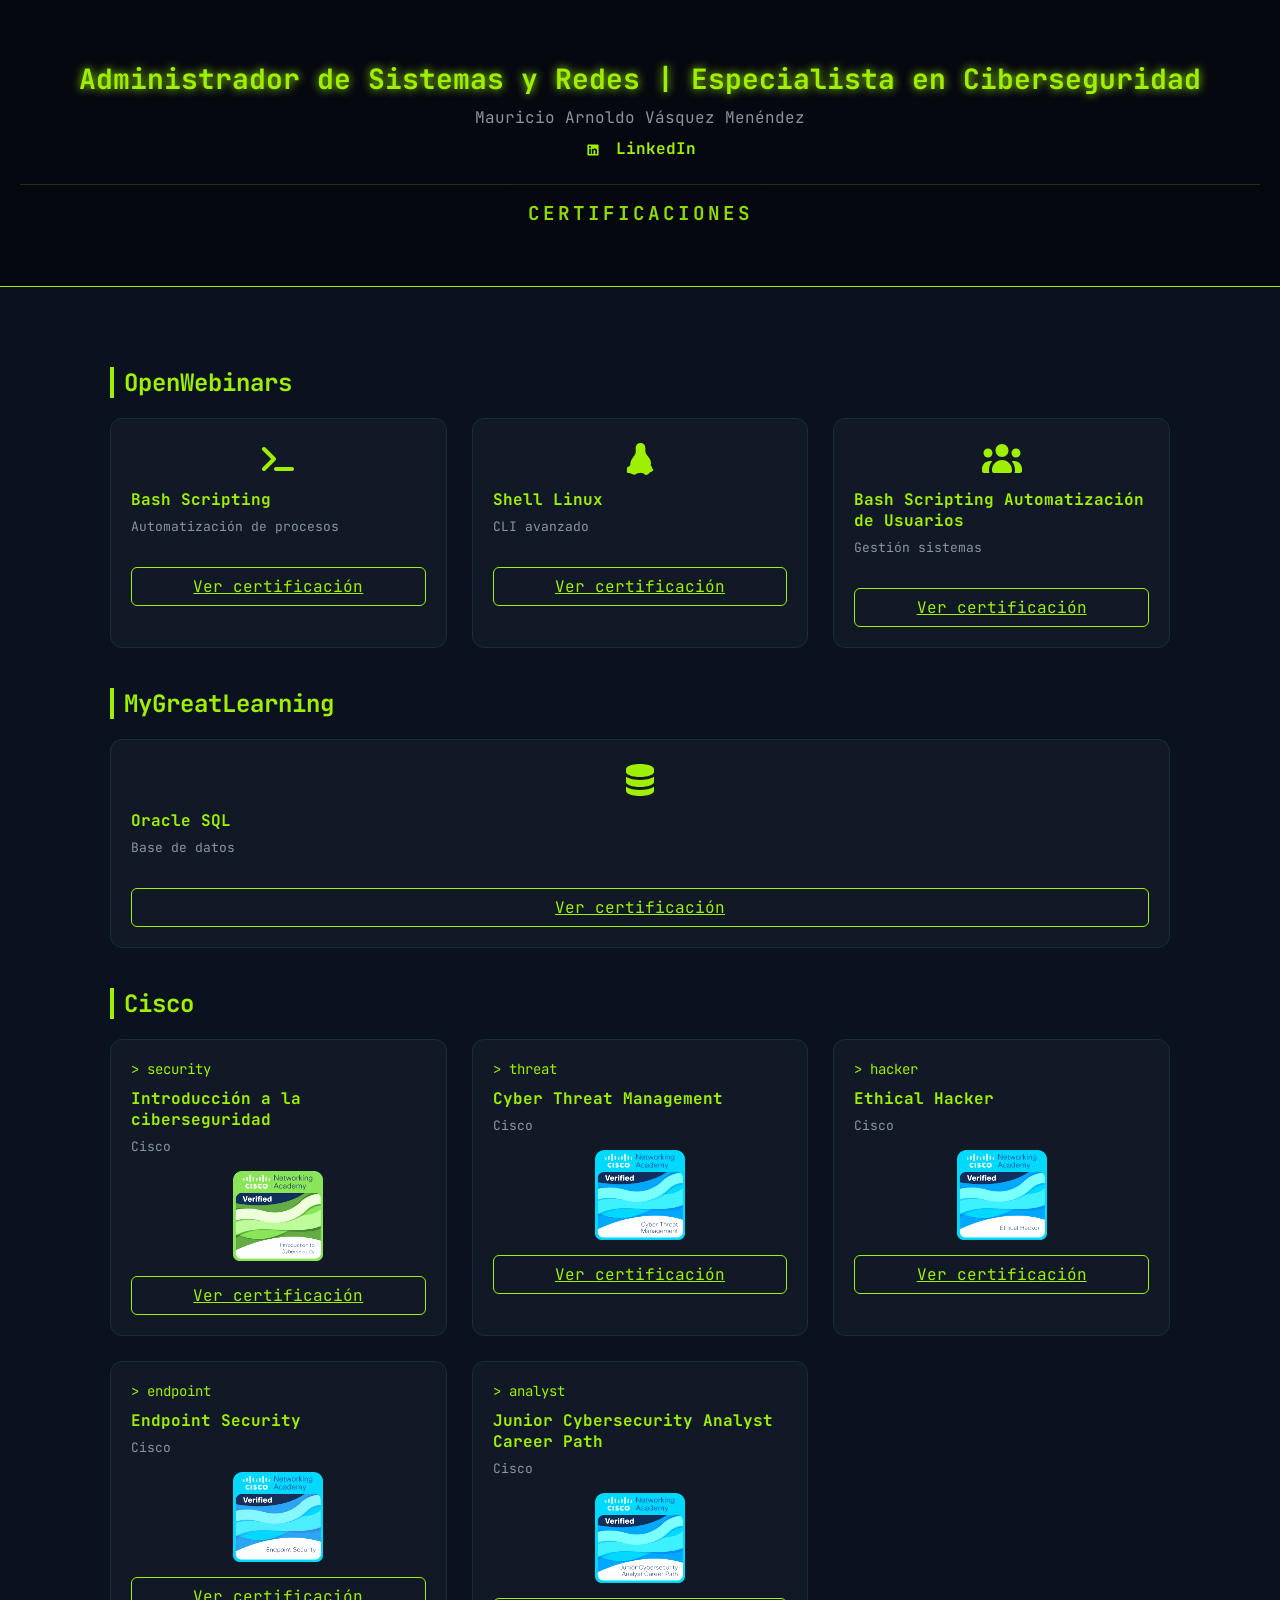
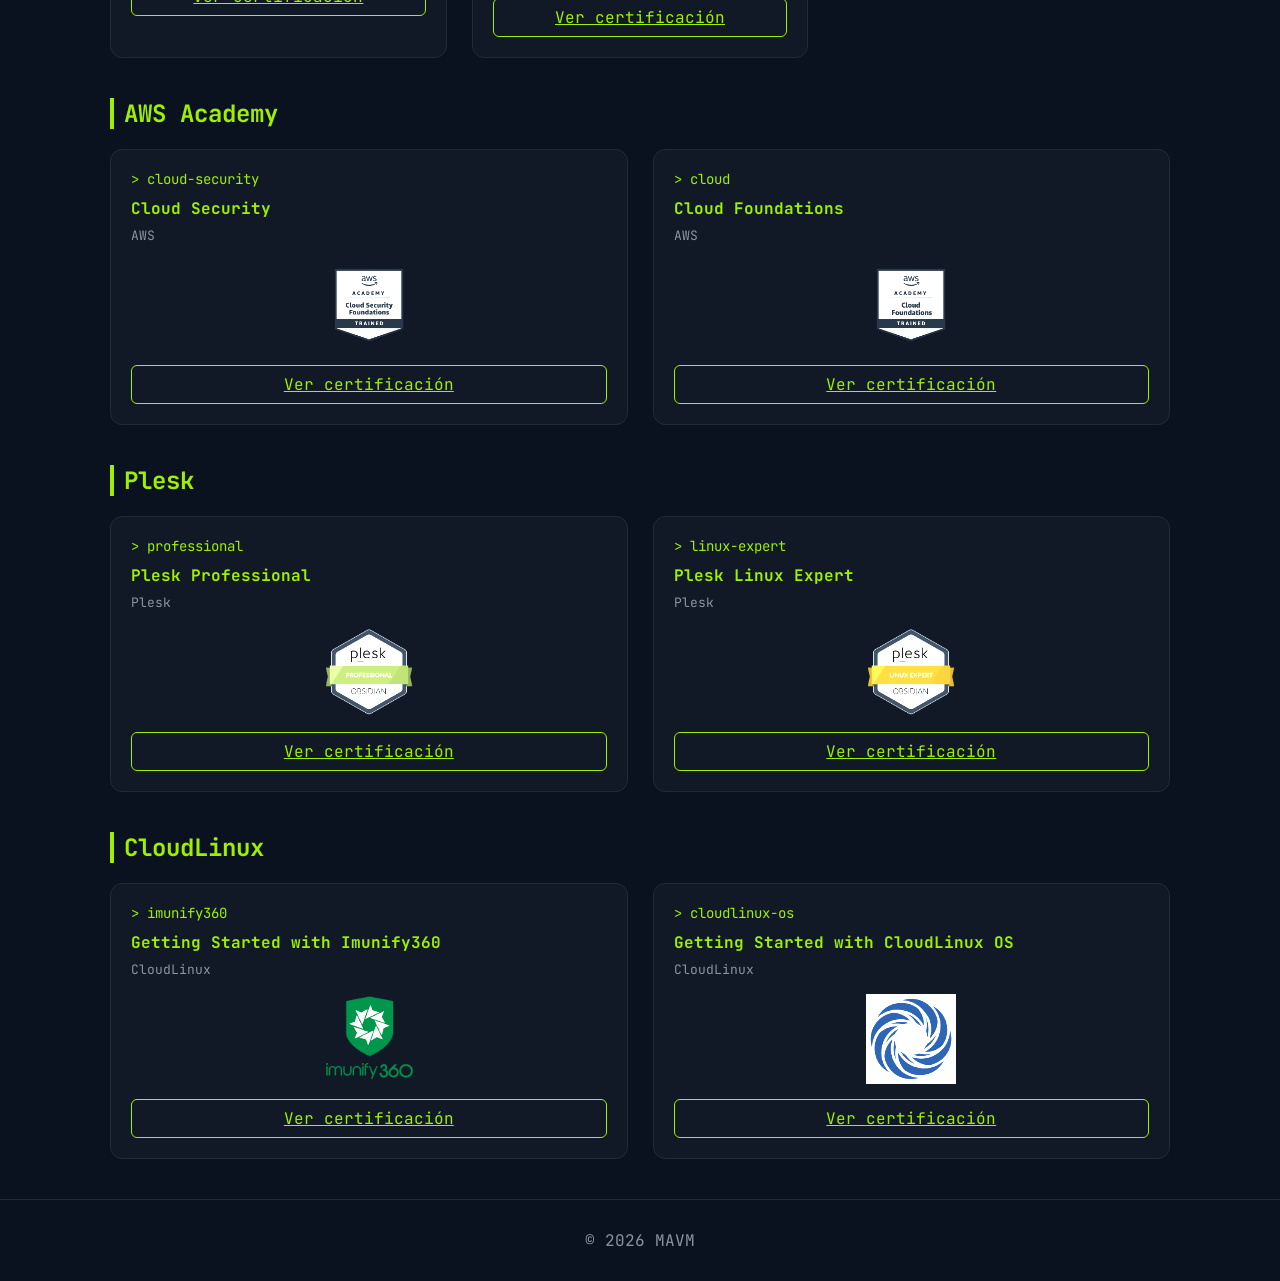
<file: index.html>
<!DOCTYPE html>
<html lang="es">
<head>
<meta charset="UTF-8">
<meta name="viewport" content="width=device-width, initial-scale=1.0">
<title>Mauricio Menéndez | SysAdmin & Cybersecurity</title>
<link href="https://fonts.googleapis.com/css2?family=JetBrains+Mono:wght@400;700&display=swap" rel="stylesheet">
<link rel="stylesheet" href="css/style.css">
</head>
<body>

<header>
  <h1>Administrador de Sistemas y Redes | Especialista en Ciberseguridad</h1>
  <p>Mauricio Arnoldo Vásquez Menéndez</p>
  <p>
    <a href="http://linkedin.com/in/mauricio-menendez-9ab525250" class="linkedin-link" target="_blank">
      <svg xmlns="http://www.w3.org/2000/svg" viewBox="0 0 640 640" width="16" height="16" fill="currentColor" style="vertical-align:middle; margin-right:5px;">
        <path d="M512 96L127.9 96C110.3 96 96 110.5 96 128.3L96 511.7C96 529.5 110.3 544 127.9 544L512 544C529.6 544 544 529.5 544 511.7L544 128.3C544 110.5 529.6 96 512 96zM231.4 480L165 480L165 266.2L231.5 266.2L231.5 480L231.4 480zM198.2 160C219.5 160 236.7 177.2 236.7 198.5C236.7 219.8 219.5 237 198.2 237C176.9 237 159.7 219.8 159.7 198.5C159.7 177.2 176.9 160 198.2 160zM480.3 480L413.9 480L413.9 376C413.9 351.2 413.4 319.3 379.4 319.3C344.8 319.3 339.5 346.3 339.5 374.2L339.5 480L273.1 480L273.1 266.2L336.8 266.2L336.8 295.4L337.7 295.4C346.6 278.6 368.3 260.9 400.6 260.9C467.8 260.9 480.3 305.2 480.3 362.8L480.3 480z"/>
      </svg>
      LinkedIn
    </a>
  </p>
 <div class="cert-title">
  CERTIFICACIONES
</div>
</header>

<main>

<h2>OpenWebinars</h2>
<div class="grid">
    <!-- Bash Scripting -->
    <div class="card">
        <div class="icon-svg">
          <!-- Terminal SVG -->
          <svg xmlns="http://www.w3.org/2000/svg" viewBox="0 0 640 640" width="40" height="40" fill="#9FEF00">
            <path d="M73.4 182.6C60.9 170.1 60.9 149.8 73.4 137.3C85.9 124.8 106.2 124.8 118.7 137.3L278.7 297.3C291.2 309.8 291.2 330.1 278.7 342.6L118.7 502.6C106.2 515.1 85.9 515.1 73.4 502.6C60.9 490.1 60.9 469.8 73.4 457.3L210.7 320L73.4 182.6zM288 448L544 448C561.7 448 576 462.3 576 480C576 497.7 561.7 512 544 512L288 512C270.3 512 256 497.7 256 480C256 462.3 270.3 448 288 448z"/>
          </svg>
        </div>
        <h3>Bash Scripting</h3>
        <span>Automatización de procesos</span>
	<br></br>
        <a href="https://openwebinars.net/cert/nnJ8m" target="_blank">Ver certificación</a>
    </div>

    <!-- Shell Linux -->
    <div class="card">
        <div class="icon-svg">
          <!-- Linux SVG -->
          <svg xmlns="http://www.w3.org/2000/svg" viewBox="0 0 640 640" width="40" height="40" fill="#9FEF00">
            <path d="M316.9 187.3C317.9 187.8 318.7 189 319.9 189C321 189 322.7 188.6 322.8 187.5C323 186.1 320.9 185.2 319.6 184.6C317.9 183.9 315.7 183.6 314.1 184.5C313.7 184.7 313.3 185.2 313.5 185.6C313.8 186.9 315.8 186.7 316.9 187.3zM295 189C296.2 189 297 187.8 298 187.3C299.1 186.7 301.1 186.9 301.5 185.7C301.7 185.3 301.3 184.8 300.9 184.6C299.3 183.7 297.1 184 295.4 184.7C294.1 185.3 292 186.2 292.2 187.6C292.3 188.6 294 189.1 295 189zM516 467.8C512.4 463.8 510.7 456.2 508.8 448.1C507 440 504.9 431.3 498.3 425.7C497 424.6 495.7 423.6 494.3 422.8C493 422 491.6 421.3 490.2 420.8C499.4 393.5 495.8 366.3 486.5 341.7C475.1 311.6 455.2 285.3 440 267.3C422.9 245.8 406.3 225.4 406.6 195.3C407.1 149.4 411.7 64.1 330.8 64C228.4 63.8 254 167.4 252.9 199.2C251.2 222.6 246.5 241 230.4 263.9C211.5 286.4 184.9 322.7 172.3 360.6C166.3 378.5 163.5 396.7 166.1 413.9C159.6 419.7 154.7 428.6 149.5 434.1C145.3 438.4 139.2 440 132.5 442.4C125.8 444.8 118.5 448.4 114 456.9C111.9 460.8 111.2 465 111.2 469.3C111.2 473.2 111.8 477.2 112.4 481.1C113.6 489.2 114.9 496.8 113.2 501.9C108 516.3 107.3 526.3 111 533.6C114.8 540.9 122.4 544.1 131.1 545.9C148.4 549.5 171.9 548.6 190.4 558.4C210.2 568.8 230.3 572.5 246.3 568.8C257.9 566.2 267.4 559.2 272.2 548.6C284.7 548.5 298.5 543.2 320.5 542C335.4 540.8 354.1 547.3 375.6 546.1C376.2 548.4 377 550.7 378.1 552.8L378.1 552.9C386.4 569.6 401.9 577.2 418.4 575.9C435 574.6 452.5 564.9 466.7 548C480.3 531.6 502.7 524.8 517.6 515.8C525 511.3 531 505.7 531.5 497.5C531.9 489.3 527.1 480.2 516 467.8z"/>
          </svg>
        </div>
        <h3>Shell Linux</h3>
        <span>CLI avanzado</span>
	<br></br>
        <a href="https://openwebinars.net/cert/y0qlK" target="_blank">Ver certificación</a>
    </div>

    <!-- Administración Usuarios -->
    <div class="card">
        <div class="icon-svg">
          <!-- Users SVG -->
          <svg xmlns="http://www.w3.org/2000/svg" viewBox="0 0 640 640" width="40" height="40" fill="#9FEF00">
            <path d="M320 80C377.4 80 424 126.6 424 184C424 241.4 377.4 288 320 288C262.6 288 216 241.4 216 184C216 126.6 262.6 80 320 80zM96 152C135.8 152 168 184.2 168 224C168 263.8 135.8 296 96 296C56.2 296 24 263.8 24 224C24 184.2 56.2 152 96 152zM0 480C0 409.3 57.3 352 128 352C140.8 352 153.2 353.9 164.9 357.4C132 394.2 112 442.8 112 496L112 512C112 523.4 114.4 534.2 118.7 544L32 544C14.3 544 0 529.7 0 512L0 480zM521.3 544C525.6 534.2 528 523.4 528 512L528 496C528 442.8 508 394.2 475.1 357.4C486.8 353.9 499.2 352 512 352C582.7 352 640 409.3 640 480L640 512C640 529.7 625.7 544 608 544L521.3 544zM472 224C472 184.2 504.2 152 544 152C583.8 152 616 184.2 616 224C616 263.8 583.8 296 544 296C504.2 296 472 263.8 472 224zM160 496C160 407.6 231.6 336 320 336C408.4 336 480 407.6 480 496L480 512C480 529.7 465.7 544 448 544L192 544C174.3 544 160 529.7 160 512L160 496z"/>
          </svg>
        </div>
        <h3>Bash Scripting Automatización de Usuarios</h3>
        <span>Gestión sistemas</span>
	<br></br>
	<a href="https://openwebinars.net/cert/eDRY4" target="_blank">Ver certificación</a>
    </div>
</div>

<h2>MyGreatLearning</h2>
<div class="grid">
    <div class="card">
        <div class="icon-svg">
          <!-- Oracle SVG -->
          <svg xmlns="http://www.w3.org/2000/svg" viewBox="0 0 640 640" width="40" height="40" fill="#9FEF00">
            <path d="M544 269.8C529.2 279.6 512.2 287.5 494.5 293.8C447.5 310.6 385.8 320 320 320C254.2 320 192.4 310.5 145.5 293.8C127.9 287.5 110.8 279.6 96 269.8L96 352C96 396.2 196.3 432 320 432C443.7 432 544 396.2 544 352L544 269.8zM544 192L544 144C544 99.8 443.7 64 320 64C196.3 64 96 99.8 96 144L96 192C96 236.2 196.3 272 320 272C443.7 272 544 236.2 544 192zM494.5 453.8C447.6 470.5 385.9 480 320 480C254.1 480 192.4 470.5 145.5 453.8C127.9 447.5 110.8 439.6 96 429.8L96 496C96 540.2 196.3 576 320 576C443.7 576 544 540.2 544 496L544 429.8C529.2 439.6 512.2 447.5 494.5 453.8z"/>
          </svg>
        </div>
        <h3>Oracle SQL</h3>
        <span>Base de datos</span>
	<br></br>
        <a href="https://www.mygreatlearning.com/certificate/OOYTINKW" target="_blank">Ver certificación</a>
    </div>
</div>


<h2>Cisco</h2>
<div class="grid">
    <!-- Introducción a la ciberseguridad (existente) -->
    <div class="card">
        <div class="icon">> security</div>
        <h3>Introducción a la ciberseguridad</h3>
        <span>Cisco</span>
        <img src="images/intro_ciber.png" alt="Ciberseguridad">
        <a href="https://www.credly.com/badges/4f036c1e-1042-4e7f-97dd-df5b1ec7215e" target="_blank">Ver certificación</a>
    </div>

    <!-- Cyber Threat Management -->
    <div class="card">
        <div class="icon">> threat</div>
        <h3>Cyber Threat Management</h3>
        <span>Cisco</span>
        <img src="images/Threat_Management.png" alt="Cyber Threat Management">
        <a href="https://www.credly.com/badges/da6f67af-5b64-4620-9bf1-ad49f080096a" target="_blank">Ver certificación</a>
    </div>

    <!-- Ethical Hacker -->
    <div class="card">
        <div class="icon">> hacker</div>
        <h3>Ethical Hacker</h3>
        <span>Cisco</span>
        <img src="images/Ethical_Hacker.png" alt="Ethical Hacker">
        <a href="https://www.credly.com/badges/f9bf88d3-131d-45ca-a4c1-5c64c9e31f7d/linked_in?t=t0j355" target="_blank">Ver certificación</a>
    </div>

    <!-- Endpoint Security -->
    <div class="card">
        <div class="icon">> endpoint</div>
        <h3>Endpoint Security</h3>
        <span>Cisco</span>
        <img src="images/EndpointSecurity.png" alt="Endpoint Security">
        <a href="https://www.credly.com/badges/d17e6068-25b9-4858-bf17-b352e700dbf9/linked_in_profile" target="_blank">Ver certificación</a>
    </div>

    <!-- Junior Cybersecurity Analyst Career Path -->
    <div class="card">
        <div class="icon">> analyst</div>
        <h3>Junior Cybersecurity Analyst Career Path</h3>
        <span>Cisco</span>
        <img src="images/Junior_Cybersecurity_Analyst.png" alt="Junior Cybersecurity Analyst">
        <a href="https://www.credly.com/badges/f5ac5b02-69f3-4e89-9e23-96e51b8492f4" target="_blank">Ver certificación</a>
    </div>
</div>

<h2>AWS Academy</h2>
<div class="grid">
    <div class="card">
        <div class="icon">> cloud-security</div>
        <h3>Cloud Security</h3>
        <span>AWS</span>
        <img src="images/Cloud_Security_Foundations.png" alt="Cloud Security Foundations">
        <a href="https://www.credly.com/badges/f04cf781-9e0f-4639-821a-e3d2bd9e518a" target="_blank">Ver certificación</a>
    </div>
    <div class="card">
        <div class="icon">> cloud</div>
        <h3>Cloud Foundations</h3>
        <span>AWS</span>
        <img src="images/Cloud_Foundations.png" alt="Cloud Foundations">
        <a href="https://www.credly.com/badges/6554fe15-7454-4ff1-889f-d116be2e6e20" target="_blank">Ver certificación</a>
    </div>
</div>


<h2>Plesk</h2>
<div class="grid">
    <!-- Plesk Professional -->
    <div class="card">
        <div class="icon">> professional</div>
        <h3>Plesk Professional</h3>
        <span>Plesk</span>
        <img src="images/Plesk_Professional.png" alt="Plesk Professional">
        <a href="https://goo.su/N7iHrc" target="_blank">Ver certificación</a>
    </div>

    <!-- Plesk Linux Expert -->
    <div class="card">
        <div class="icon">> linux-expert</div>
        <h3>Plesk Linux Expert</h3>
        <span>Plesk</span>
        <img src="images/Plesk_Linux_Expert.png" alt="Plesk Linux Expert">
        <a href="https://goo.su/kevHsG" target="_blank">Ver certificación</a>
    </div>
</div>

<h2>CloudLinux</h2>
<div class="grid">
    <!-- Getting Started with Imunify360 -->
    <div class="card">
        <div class="icon">> imunify360</div>
        <h3>Getting Started with Imunify360</h3>
        <span>CloudLinux</span>
        <img src="images/Imunify360.png" alt="Imunify360">
        <a href="https://goo.su/Rh7f54" target="_blank">Ver certificación</a>
    </div>

    <!-- Getting Started with CloudLinux OS -->
    <div class="card">
        <div class="icon">> cloudlinux-os</div>
        <h3>Getting Started with CloudLinux OS</h3>
        <span>CloudLinux</span>
        <img src="images/Cloudlinux_OS.png" alt="CloudLinux OS">
        <a href="https://goo.su/kp5qTU" target="_blank">Ver certificación</a>
    </div>
</div>



</main>

<footer>
© 2026 MAVM
</footer>

</body>
</html>
</file>
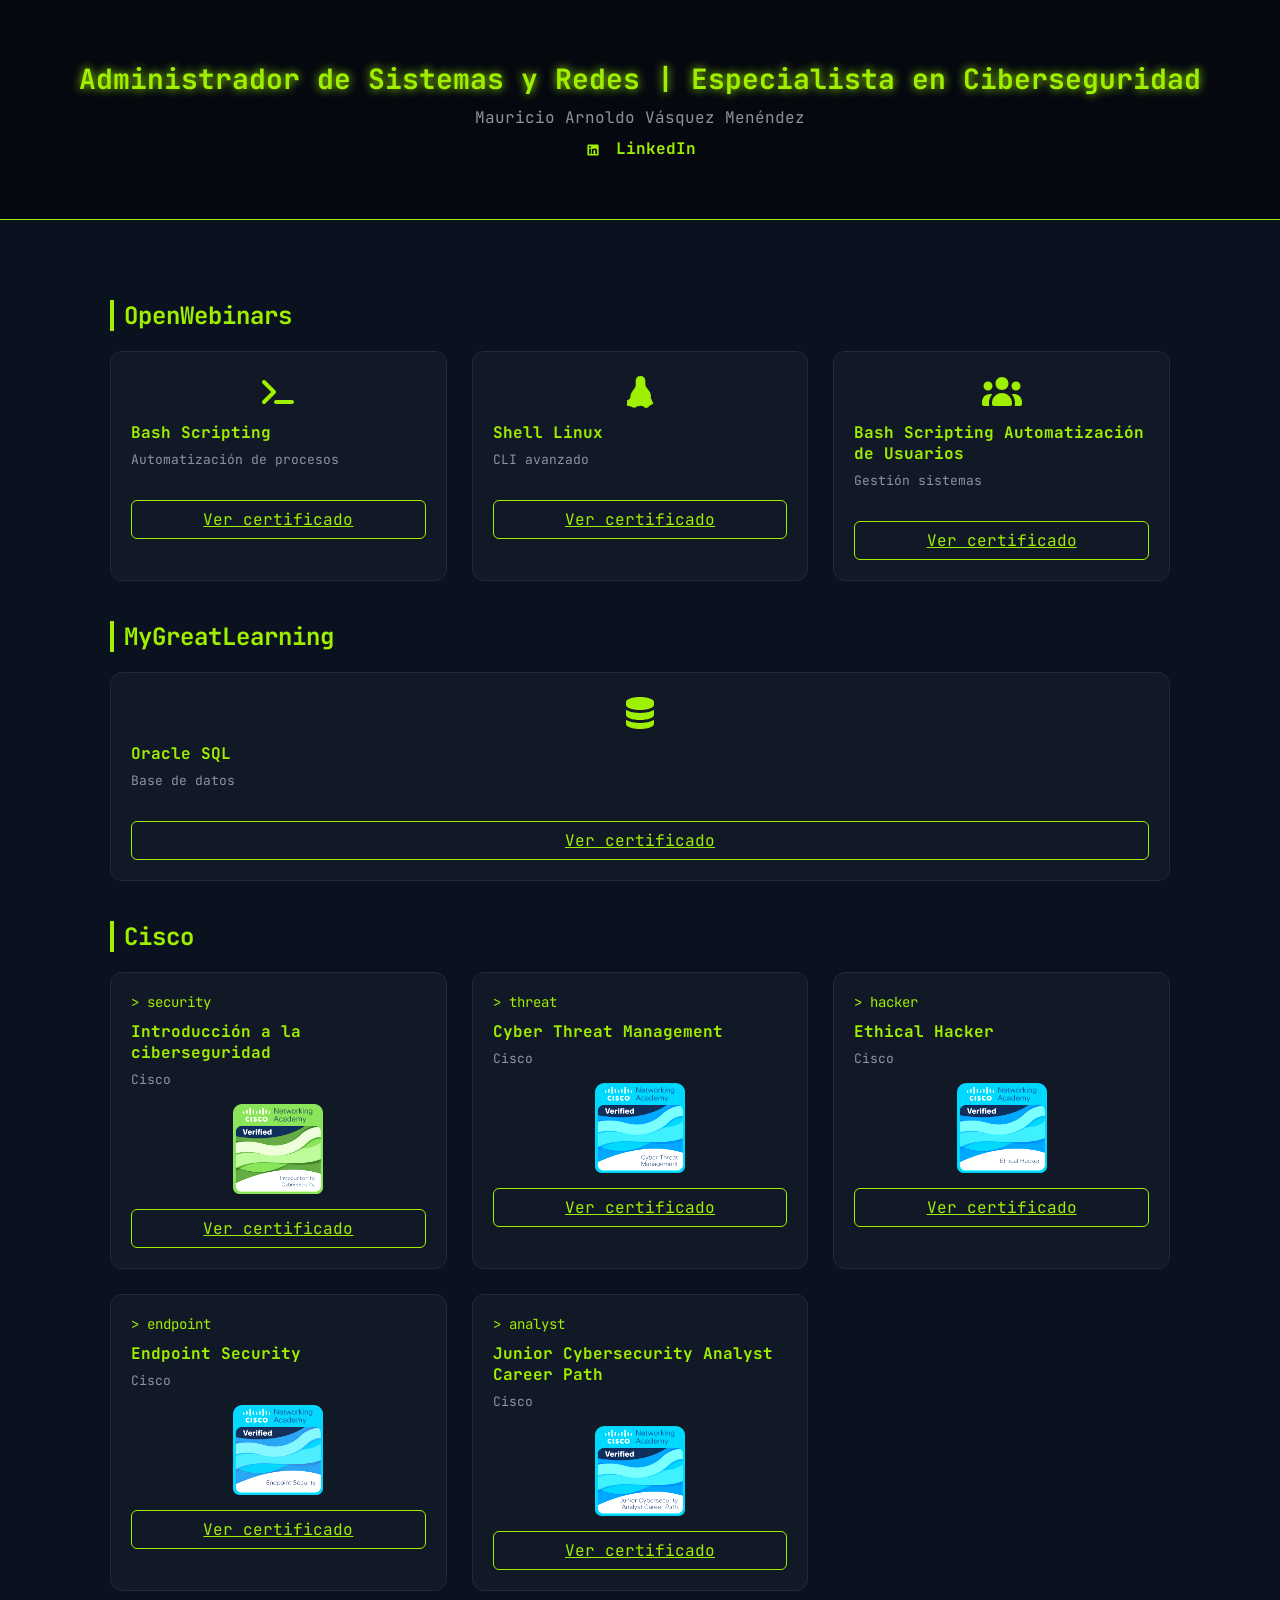
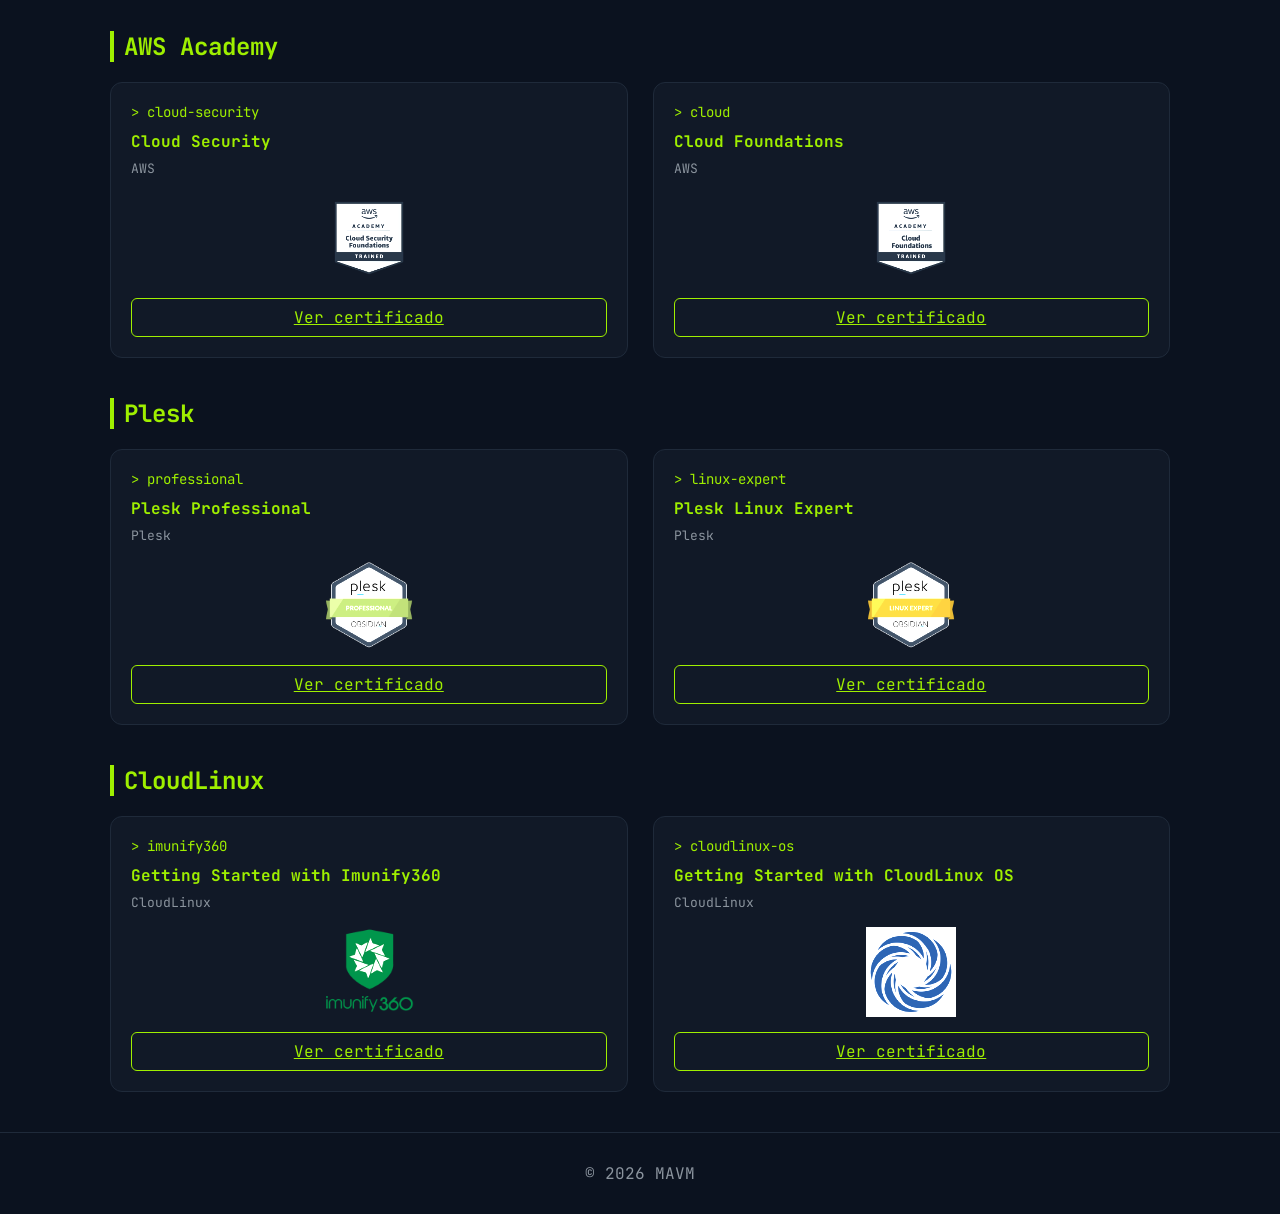
<file: certifications/index.html>
<!DOCTYPE html>
<html lang="es">
<head>
<meta charset="UTF-8">
<meta name="viewport" content="width=device-width, initial-scale=1.0">
<title>Mauricio Menéndez | SysAdmin & Cybersecurity</title>
<link href="https://fonts.googleapis.com/css2?family=JetBrains+Mono:wght@400;700&display=swap" rel="stylesheet">
<link rel="stylesheet" href="css/style.css">
</head>
<body>

<header>
  <h1>Administrador de Sistemas y Redes | Especialista en Ciberseguridad</h1>
  <p>Mauricio Arnoldo Vásquez Menéndez</p>
  <p>
    <a href="http://linkedin.com/in/mauricio-menendez-9ab525250" class="linkedin-link" target="_blank">
      <svg xmlns="http://www.w3.org/2000/svg" viewBox="0 0 640 640" width="16" height="16" fill="currentColor" style="vertical-align:middle; margin-right:5px;">
        <path d="M512 96L127.9 96C110.3 96 96 110.5 96 128.3L96 511.7C96 529.5 110.3 544 127.9 544L512 544C529.6 544 544 529.5 544 511.7L544 128.3C544 110.5 529.6 96 512 96zM231.4 480L165 480L165 266.2L231.5 266.2L231.5 480L231.4 480zM198.2 160C219.5 160 236.7 177.2 236.7 198.5C236.7 219.8 219.5 237 198.2 237C176.9 237 159.7 219.8 159.7 198.5C159.7 177.2 176.9 160 198.2 160zM480.3 480L413.9 480L413.9 376C413.9 351.2 413.4 319.3 379.4 319.3C344.8 319.3 339.5 346.3 339.5 374.2L339.5 480L273.1 480L273.1 266.2L336.8 266.2L336.8 295.4L337.7 295.4C346.6 278.6 368.3 260.9 400.6 260.9C467.8 260.9 480.3 305.2 480.3 362.8L480.3 480z"/>
      </svg>
      LinkedIn
    </a>
  </p>
</header>

<main>

<h2>OpenWebinars</h2>
<div class="grid">
    <!-- Bash Scripting -->
    <div class="card">
        <div class="icon-svg">
          <!-- Terminal SVG -->
          <svg xmlns="http://www.w3.org/2000/svg" viewBox="0 0 640 640" width="40" height="40" fill="#9FEF00">
            <path d="M73.4 182.6C60.9 170.1 60.9 149.8 73.4 137.3C85.9 124.8 106.2 124.8 118.7 137.3L278.7 297.3C291.2 309.8 291.2 330.1 278.7 342.6L118.7 502.6C106.2 515.1 85.9 515.1 73.4 502.6C60.9 490.1 60.9 469.8 73.4 457.3L210.7 320L73.4 182.6zM288 448L544 448C561.7 448 576 462.3 576 480C576 497.7 561.7 512 544 512L288 512C270.3 512 256 497.7 256 480C256 462.3 270.3 448 288 448z"/>
          </svg>
        </div>
        <h3>Bash Scripting</h3>
        <span>Automatización de procesos</span>
	<br></br>
        <a href="https://openwebinars.net/cert/nnJ8m" target="_blank">Ver certificado</a>
    </div>

    <!-- Shell Linux -->
    <div class="card">
        <div class="icon-svg">
          <!-- Linux SVG -->
          <svg xmlns="http://www.w3.org/2000/svg" viewBox="0 0 640 640" width="40" height="40" fill="#9FEF00">
            <path d="M316.9 187.3C317.9 187.8 318.7 189 319.9 189C321 189 322.7 188.6 322.8 187.5C323 186.1 320.9 185.2 319.6 184.6C317.9 183.9 315.7 183.6 314.1 184.5C313.7 184.7 313.3 185.2 313.5 185.6C313.8 186.9 315.8 186.7 316.9 187.3zM295 189C296.2 189 297 187.8 298 187.3C299.1 186.7 301.1 186.9 301.5 185.7C301.7 185.3 301.3 184.8 300.9 184.6C299.3 183.7 297.1 184 295.4 184.7C294.1 185.3 292 186.2 292.2 187.6C292.3 188.6 294 189.1 295 189zM516 467.8C512.4 463.8 510.7 456.2 508.8 448.1C507 440 504.9 431.3 498.3 425.7C497 424.6 495.7 423.6 494.3 422.8C493 422 491.6 421.3 490.2 420.8C499.4 393.5 495.8 366.3 486.5 341.7C475.1 311.6 455.2 285.3 440 267.3C422.9 245.8 406.3 225.4 406.6 195.3C407.1 149.4 411.7 64.1 330.8 64C228.4 63.8 254 167.4 252.9 199.2C251.2 222.6 246.5 241 230.4 263.9C211.5 286.4 184.9 322.7 172.3 360.6C166.3 378.5 163.5 396.7 166.1 413.9C159.6 419.7 154.7 428.6 149.5 434.1C145.3 438.4 139.2 440 132.5 442.4C125.8 444.8 118.5 448.4 114 456.9C111.9 460.8 111.2 465 111.2 469.3C111.2 473.2 111.8 477.2 112.4 481.1C113.6 489.2 114.9 496.8 113.2 501.9C108 516.3 107.3 526.3 111 533.6C114.8 540.9 122.4 544.1 131.1 545.9C148.4 549.5 171.9 548.6 190.4 558.4C210.2 568.8 230.3 572.5 246.3 568.8C257.9 566.2 267.4 559.2 272.2 548.6C284.7 548.5 298.5 543.2 320.5 542C335.4 540.8 354.1 547.3 375.6 546.1C376.2 548.4 377 550.7 378.1 552.8L378.1 552.9C386.4 569.6 401.9 577.2 418.4 575.9C435 574.6 452.5 564.9 466.7 548C480.3 531.6 502.7 524.8 517.6 515.8C525 511.3 531 505.7 531.5 497.5C531.9 489.3 527.1 480.2 516 467.8z"/>
          </svg>
        </div>
        <h3>Shell Linux</h3>
        <span>CLI avanzado</span>
	<br></br>
        <a href="https://openwebinars.net/cert/y0qlK" target="_blank">Ver certificado</a>
    </div>

    <!-- Administración Usuarios -->
    <div class="card">
        <div class="icon-svg">
          <!-- Users SVG -->
          <svg xmlns="http://www.w3.org/2000/svg" viewBox="0 0 640 640" width="40" height="40" fill="#9FEF00">
            <path d="M320 80C377.4 80 424 126.6 424 184C424 241.4 377.4 288 320 288C262.6 288 216 241.4 216 184C216 126.6 262.6 80 320 80zM96 152C135.8 152 168 184.2 168 224C168 263.8 135.8 296 96 296C56.2 296 24 263.8 24 224C24 184.2 56.2 152 96 152zM0 480C0 409.3 57.3 352 128 352C140.8 352 153.2 353.9 164.9 357.4C132 394.2 112 442.8 112 496L112 512C112 523.4 114.4 534.2 118.7 544L32 544C14.3 544 0 529.7 0 512L0 480zM521.3 544C525.6 534.2 528 523.4 528 512L528 496C528 442.8 508 394.2 475.1 357.4C486.8 353.9 499.2 352 512 352C582.7 352 640 409.3 640 480L640 512C640 529.7 625.7 544 608 544L521.3 544zM472 224C472 184.2 504.2 152 544 152C583.8 152 616 184.2 616 224C616 263.8 583.8 296 544 296C504.2 296 472 263.8 472 224zM160 496C160 407.6 231.6 336 320 336C408.4 336 480 407.6 480 496L480 512C480 529.7 465.7 544 448 544L192 544C174.3 544 160 529.7 160 512L160 496z"/>
          </svg>
        </div>
        <h3>Bash Scripting Automatización de Usuarios</h3>
        <span>Gestión sistemas</span>
	<br></br>
	<a href="https://openwebinars.net/cert/eDRY4" target="_blank">Ver certificado</a>
    </div>
</div>

<h2>MyGreatLearning</h2>
<div class="grid">
    <div class="card">
        <div class="icon-svg">
          <!-- Oracle SVG -->
          <svg xmlns="http://www.w3.org/2000/svg" viewBox="0 0 640 640" width="40" height="40" fill="#9FEF00">
            <path d="M544 269.8C529.2 279.6 512.2 287.5 494.5 293.8C447.5 310.6 385.8 320 320 320C254.2 320 192.4 310.5 145.5 293.8C127.9 287.5 110.8 279.6 96 269.8L96 352C96 396.2 196.3 432 320 432C443.7 432 544 396.2 544 352L544 269.8zM544 192L544 144C544 99.8 443.7 64 320 64C196.3 64 96 99.8 96 144L96 192C96 236.2 196.3 272 320 272C443.7 272 544 236.2 544 192zM494.5 453.8C447.6 470.5 385.9 480 320 480C254.1 480 192.4 470.5 145.5 453.8C127.9 447.5 110.8 439.6 96 429.8L96 496C96 540.2 196.3 576 320 576C443.7 576 544 540.2 544 496L544 429.8C529.2 439.6 512.2 447.5 494.5 453.8z"/>
          </svg>
        </div>
        <h3>Oracle SQL</h3>
        <span>Base de datos</span>
	<br></br>
        <a href="https://www.mygreatlearning.com/certificate/OOYTINKW" target="_blank">Ver certificado</a>
    </div>
</div>


<h2>Cisco</h2>
<div class="grid">
    <!-- Introducción a la ciberseguridad (existente) -->
    <div class="card">
        <div class="icon">> security</div>
        <h3>Introducción a la ciberseguridad</h3>
        <span>Cisco</span>
        <img src="images/intro_ciber.png" alt="Ciberseguridad">
        <a href="https://www.credly.com/badges/4f036c1e-1042-4e7f-97dd-df5b1ec7215e" target="_blank">Ver certificado</a>
    </div>

    <!-- Cyber Threat Management -->
    <div class="card">
        <div class="icon">> threat</div>
        <h3>Cyber Threat Management</h3>
        <span>Cisco</span>
        <img src="images/Threat_Management.png" alt="Cyber Threat Management">
        <a href="https://www.credly.com/badges/da6f67af-5b64-4620-9bf1-ad49f080096a" target="_blank">Ver certificado</a>
    </div>

    <!-- Ethical Hacker -->
    <div class="card">
        <div class="icon">> hacker</div>
        <h3>Ethical Hacker</h3>
        <span>Cisco</span>
        <img src="images/Ethical_Hacker.png" alt="Ethical Hacker">
        <a href="https://www.credly.com/badges/f9bf88d3-131d-45ca-a4c1-5c64c9e31f7d/linked_in?t=t0j355" target="_blank">Ver certificado</a>
    </div>

    <!-- Endpoint Security -->
    <div class="card">
        <div class="icon">> endpoint</div>
        <h3>Endpoint Security</h3>
        <span>Cisco</span>
        <img src="images/EndpointSecurity.png" alt="Endpoint Security">
        <a href="https://www.credly.com/badges/d17e6068-25b9-4858-bf17-b352e700dbf9/linked_in_profile" target="_blank">Ver certificado</a>
    </div>

    <!-- Junior Cybersecurity Analyst Career Path -->
    <div class="card">
        <div class="icon">> analyst</div>
        <h3>Junior Cybersecurity Analyst Career Path</h3>
        <span>Cisco</span>
        <img src="images/Junior_Cybersecurity_Analyst.png" alt="Junior Cybersecurity Analyst">
        <a href="https://www.credly.com/badges/f5ac5b02-69f3-4e89-9e23-96e51b8492f4" target="_blank">Ver certificado</a>
    </div>
</div>

<h2>AWS Academy</h2>
<div class="grid">
    <div class="card">
        <div class="icon">> cloud-security</div>
        <h3>Cloud Security</h3>
        <span>AWS</span>
        <img src="images/Cloud_Security_Foundations.png" alt="Cloud Security Foundations">
        <a href="https://www.credly.com/badges/f04cf781-9e0f-4639-821a-e3d2bd9e518a" target="_blank">Ver certificado</a>
    </div>
    <div class="card">
        <div class="icon">> cloud</div>
        <h3>Cloud Foundations</h3>
        <span>AWS</span>
        <img src="images/Cloud_Foundations.png" alt="Cloud Foundations">
        <a href="https://www.credly.com/badges/6554fe15-7454-4ff1-889f-d116be2e6e20" target="_blank">Ver certificado</a>
    </div>
</div>


<h2>Plesk</h2>
<div class="grid">
    <!-- Plesk Professional -->
    <div class="card">
        <div class="icon">> professional</div>
        <h3>Plesk Professional</h3>
        <span>Plesk</span>
        <img src="images/Plesk_Professional.png" alt="Plesk Professional">
        <a href="https://goo.su/N7iHrc" target="_blank">Ver certificado</a>
    </div>

    <!-- Plesk Linux Expert -->
    <div class="card">
        <div class="icon">> linux-expert</div>
        <h3>Plesk Linux Expert</h3>
        <span>Plesk</span>
        <img src="images/Plesk_Linux_Expert.png" alt="Plesk Linux Expert">
        <a href="https://goo.su/kevHsG" target="_blank">Ver certificado</a>
    </div>
</div>

<h2>CloudLinux</h2>
<div class="grid">
    <!-- Getting Started with Imunify360 -->
    <div class="card">
        <div class="icon">> imunify360</div>
        <h3>Getting Started with Imunify360</h3>
        <span>CloudLinux</span>
        <img src="images/Imunify360.png" alt="Imunify360">
        <a href="https://goo.su/Rh7f54" target="_blank">Ver certificado</a>
    </div>

    <!-- Getting Started with CloudLinux OS -->
    <div class="card">
        <div class="icon">> cloudlinux-os</div>
        <h3>Getting Started with CloudLinux OS</h3>
        <span>CloudLinux</span>
        <img src="images/Cloudlinux_OS.png" alt="CloudLinux OS">
        <a href="https://goo.su/kp5qTU" target="_blank">Ver certificado</a>
    </div>
</div>



</main>

<footer>
© 2026 MAVM
</footer>

</body>
</html>
</file>
<file: css/style.css>
*{
margin:0;
padding:0;
box-sizing:border-box;
}

body{
font-family:'JetBrains Mono', monospace;
background:#0B121F;
color:#C9D1D9;
}

header{
text-align:center;
padding:60px 20px;
background:#05080f;
border-bottom:1px solid #9FEF00;
}

header h1{
color:#9FEF00;
font-size:28px;
text-shadow:0 0 10px #9FEF00;
}

header p{
margin-top:10px;
color:#8B949E;
}

header a{
color:#9FEF00;
text-decoration:none;
font-weight:bold;
}

main{
max-width:1100px;
margin:auto;
padding:40px 20px;
}

h2{
color:#9FEF00;
margin:40px 0 20px;
border-left:4px solid #9FEF00;
padding-left:10px;
}

.grid{
display:grid;
grid-template-columns:repeat(auto-fit,minmax(250px,1fr));
gap:25px;
}

.card{
background:#111927;
border:1px solid #1f2a3a;
padding:20px;
border-radius:12px;
position:relative;
transition:.3s;
}

.card:hover{
transform:translateY(-8px);
box-shadow:0 0 20px rgba(159,239,0,.4);
border-color:#9FEF00;
}

.icon{
color:#9FEF00;
font-size:14px;
margin-bottom:10px;
}

.card h3{
color:#9FEF00;
font-size:16px;
margin-bottom:5px;
}

.card span{
color:#8B949E;
font-size:13px;
}

.card img{
width:90px;
margin:15px auto;
display:block;
filter:brightness(1.2);
}

.card a{
display:block;
text-align:center;
margin-top:10px;
padding:8px;
border:1px solid #9FEF00;
border-radius:6px;
color:#9FEF00;
transition:.3s;
}

.card a:hover{
background:#9FEF00;
color:#0B121F;
box-shadow:0 0 10px #9FEF00;
}

footer{
text-align:center;
padding:30px;
color:#8B949E;
border-top:1px solid #1f2a3a;
}


.icon-svg {
  display:block;
  margin:0 auto 10px;
  width:40px;
  height:40px;
}

.badge-text {
  font-size:12px;
  color:#8B949E;
  text-align:center;
  margin-bottom:5px;
}

.linkedin-link {
  color: #9FEF00;
  text-decoration: none;
  font-weight: bold;
  transition: color 0.3s, text-shadow 0.3s;
}

.linkedin-link:hover {
  color: #ffffff;
  text-shadow: 0 0 10px #9FEF00;
}

.cert-title {
  margin-top: 25px;
  padding-top: 15px;
  font-size: 1.2rem;
  letter-spacing: 3px;
  text-align: center;
  color: #9fef00;
  border-top: 1px solid rgba(159,239,0,0.2);
  font-weight: 700;
  opacity: 0.9;
}
</file>
<file: certifications/css/style.css>
*{
margin:0;
padding:0;
box-sizing:border-box;
}

body{
font-family:'JetBrains Mono', monospace;
background:#0B121F;
color:#C9D1D9;
}

header{
text-align:center;
padding:60px 20px;
background:#05080f;
border-bottom:1px solid #9FEF00;
}

header h1{
color:#9FEF00;
font-size:28px;
text-shadow:0 0 10px #9FEF00;
}

header p{
margin-top:10px;
color:#8B949E;
}

header a{
color:#9FEF00;
text-decoration:none;
font-weight:bold;
}

main{
max-width:1100px;
margin:auto;
padding:40px 20px;
}

h2{
color:#9FEF00;
margin:40px 0 20px;
border-left:4px solid #9FEF00;
padding-left:10px;
}

.grid{
display:grid;
grid-template-columns:repeat(auto-fit,minmax(250px,1fr));
gap:25px;
}

.card{
background:#111927;
border:1px solid #1f2a3a;
padding:20px;
border-radius:12px;
position:relative;
transition:.3s;
}

.card:hover{
transform:translateY(-8px);
box-shadow:0 0 20px rgba(159,239,0,.4);
border-color:#9FEF00;
}

.icon{
color:#9FEF00;
font-size:14px;
margin-bottom:10px;
}

.card h3{
color:#9FEF00;
font-size:16px;
margin-bottom:5px;
}

.card span{
color:#8B949E;
font-size:13px;
}

.card img{
width:90px;
margin:15px auto;
display:block;
filter:brightness(1.2);
}

.card a{
display:block;
text-align:center;
margin-top:10px;
padding:8px;
border:1px solid #9FEF00;
border-radius:6px;
color:#9FEF00;
transition:.3s;
}

.card a:hover{
background:#9FEF00;
color:#0B121F;
box-shadow:0 0 10px #9FEF00;
}

footer{
text-align:center;
padding:30px;
color:#8B949E;
border-top:1px solid #1f2a3a;
}


.icon-svg {
  display:block;
  margin:0 auto 10px;
  width:40px;
  height:40px;
}

.badge-text {
  font-size:12px;
  color:#8B949E;
  text-align:center;
  margin-bottom:5px;
}

.linkedin-link {
  color: #9FEF00;
  text-decoration: none;
  font-weight: bold;
  transition: color 0.3s, text-shadow 0.3s;
}

.linkedin-link:hover {
  color: #ffffff;
  text-shadow: 0 0 10px #9FEF00;
}
</file>
